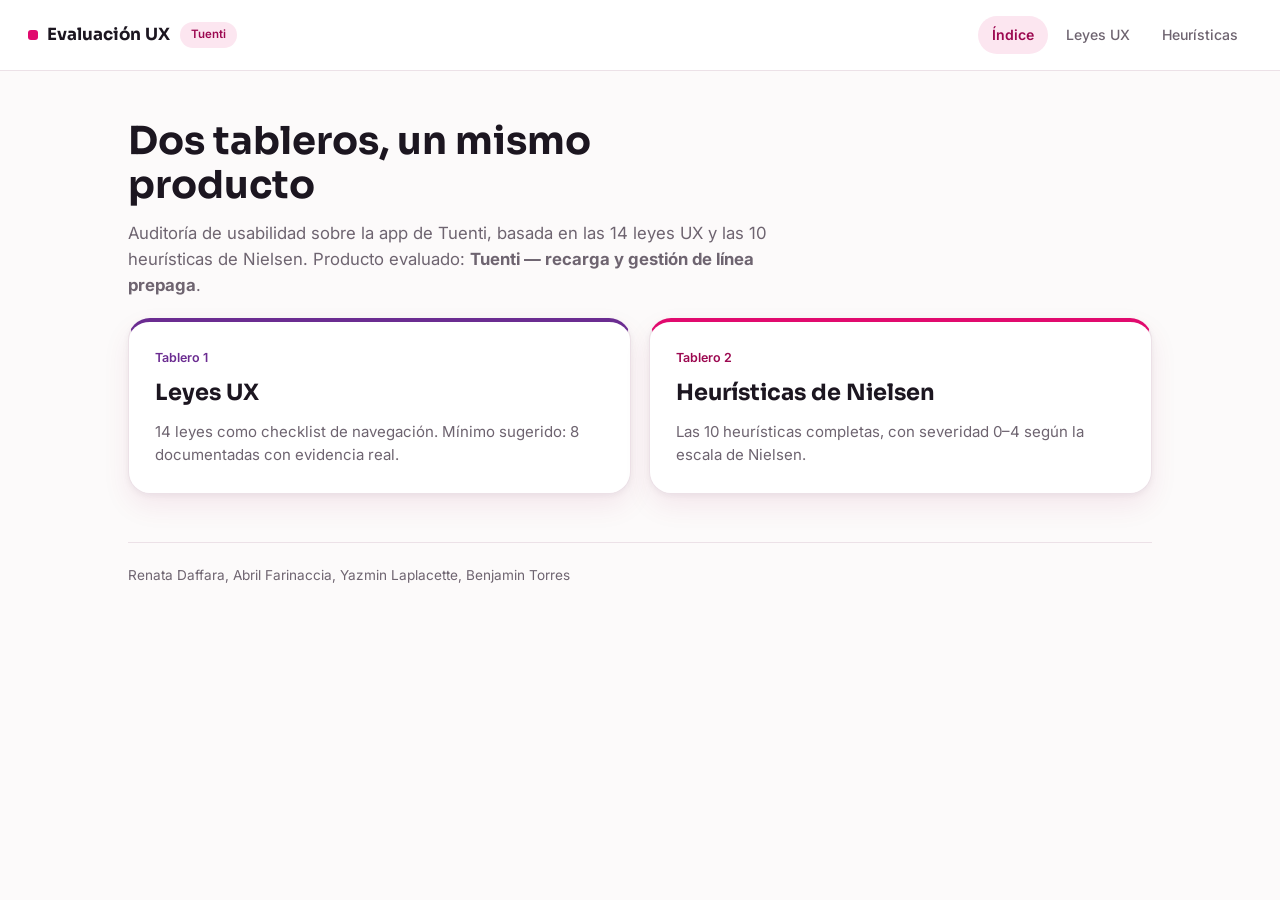
<file: index.html>
<!DOCTYPE html>
<html lang="es">

<head>
    <meta charset="UTF-8">
    <meta name="viewport" content="width=device-width, initial-scale=1.0">
    <title>Evaluación UX — Índice</title>
    <link rel="preconnect" href="https://fonts.googleapis.com">
    <link
        href="https://fonts.googleapis.com/css2?family=Inter:wght@400;500;600;700&family=Sora:wght@600;700;800&display=swap"
        rel="stylesheet">
    <link rel="stylesheet" href="assets/style.css">
</head>

<body>
    <header class="topbar">
        <div class="brand">
            <span class="brand-mark">Evaluación UX</span>
            <span class="brand-tag">Tuenti</span>
        </div>
        <nav>
            <a href="index.html" class="active">Índice</a>
            <a href="leyes-ux.html">Leyes UX</a>
            <a href="heuristica.html">Heurísticas</a>
        </nav>
    </header>

    <main class="wrap">
        <div class="intro">
            <h1>Dos tableros, un mismo producto</h1>
            <p class="lede">Auditoría de usabilidad sobre la app de Tuenti, basada en las 14 leyes UX y las 10
                heurísticas de Nielsen. Producto evaluado: <strong>Tuenti — recarga y gestión de línea prepaga</strong>.
            </p>
        </div>

        <div class="boards-grid">
            <a class="board-link" href="leyes-ux.html">
                <div class="board-card purple">
                    <div class="eyebrow">Tablero 1</div>
                    <h2>Leyes UX</h2>
                    <p>14 leyes como checklist de navegación. Mínimo sugerido: 8 documentadas con evidencia real.</p>
                </div>
            </a>
            <a class="board-link" href="heuristica.html">
                <div class="board-card">
                    <div class="eyebrow">Tablero 2</div>
                    <h2>Heurísticas de Nielsen</h2>
                    <p>Las 10 heurísticas completas, con severidad 0–4 según la escala de Nielsen.</p>
                </div>
            </a>
        </div>

        <footer class="dev-note"> Renata Daffara, Abril Farinaccia, Yazmin Laplacette, Benjamin Torres </footer>
    </main>
</body>

</html>
</file>
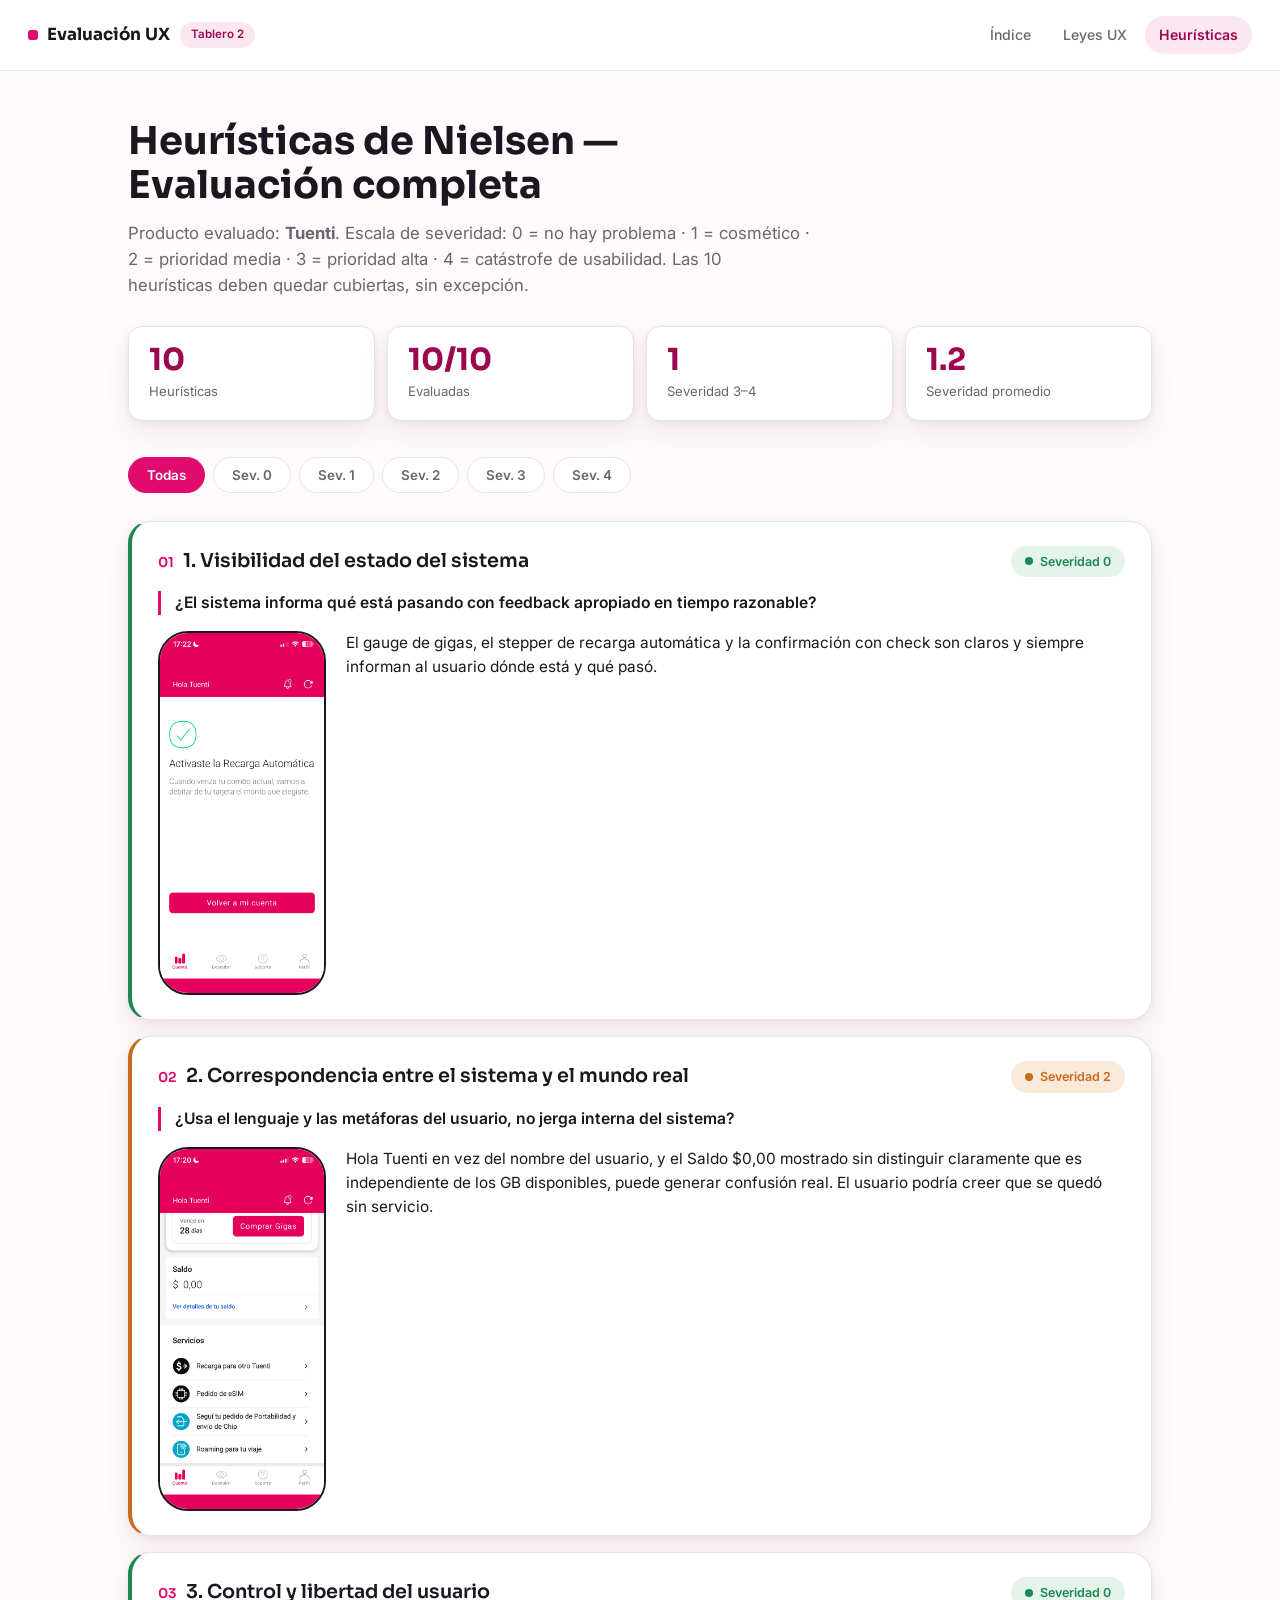
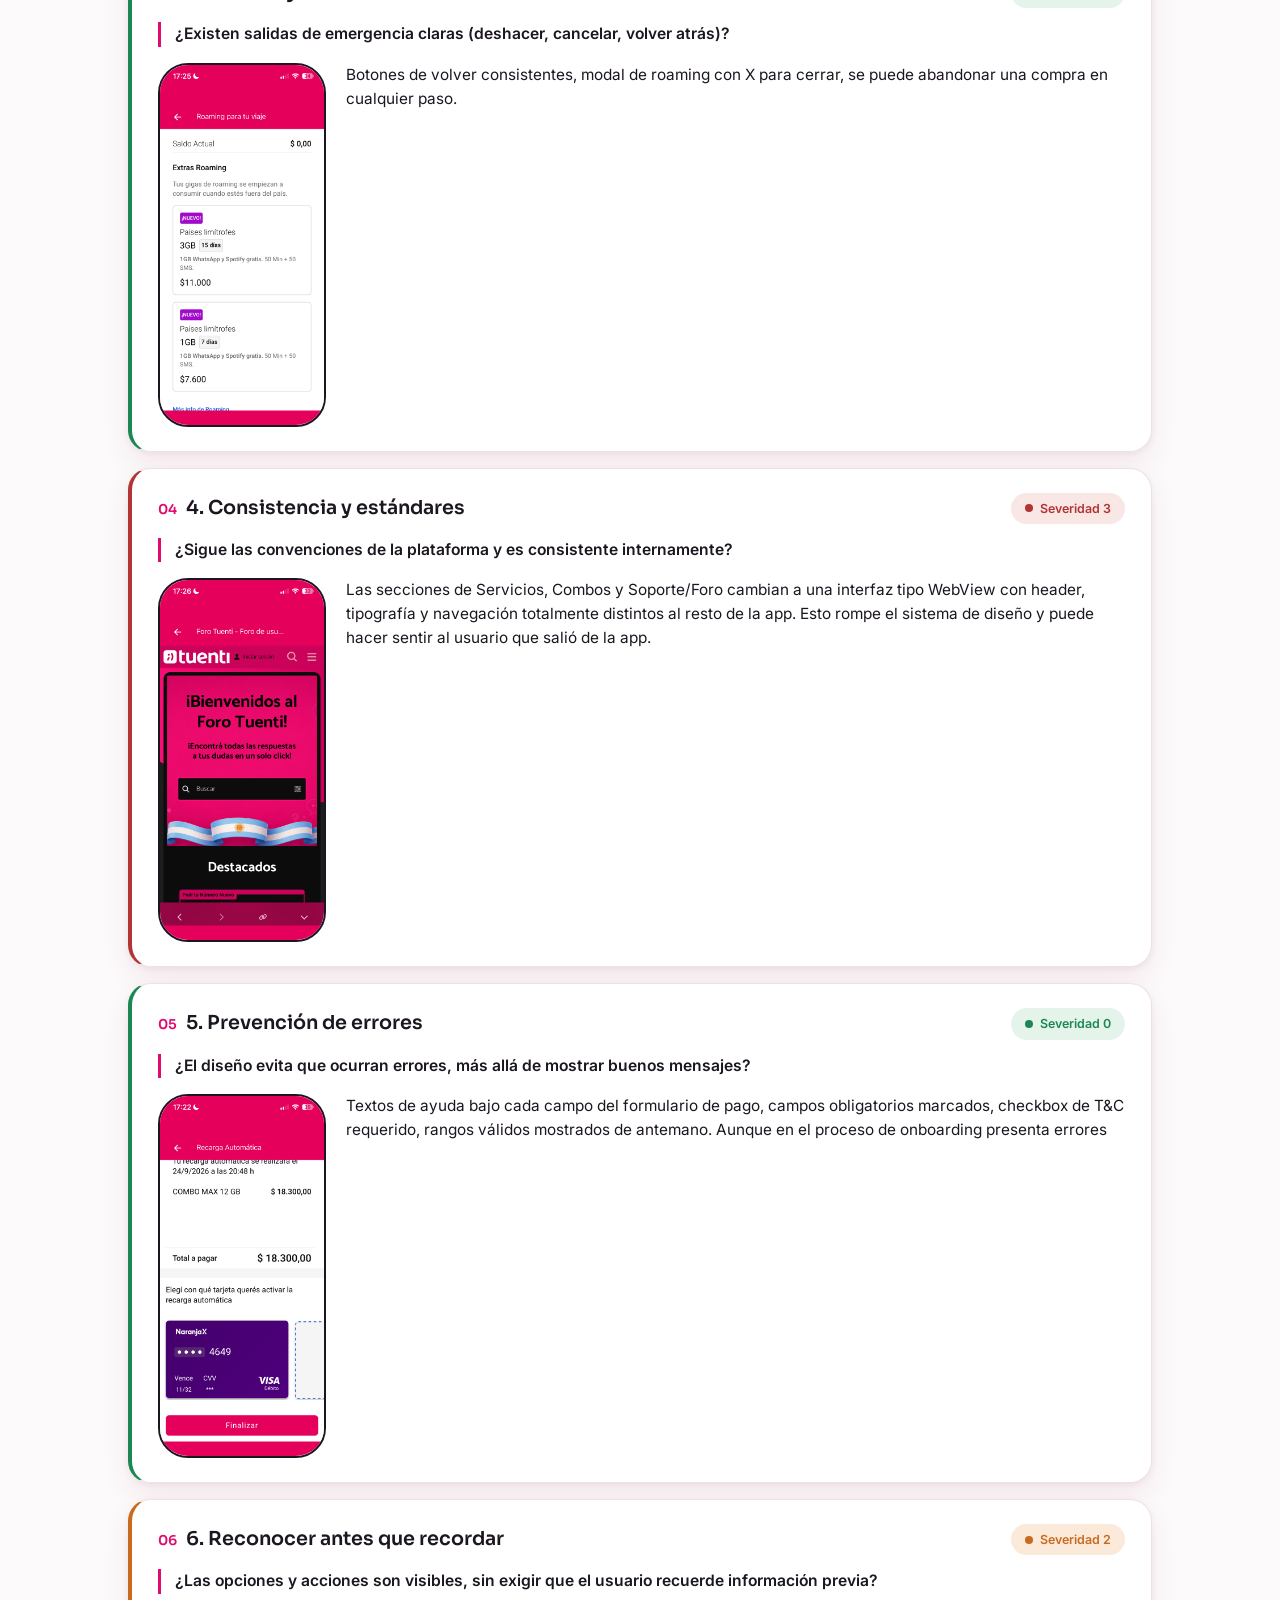
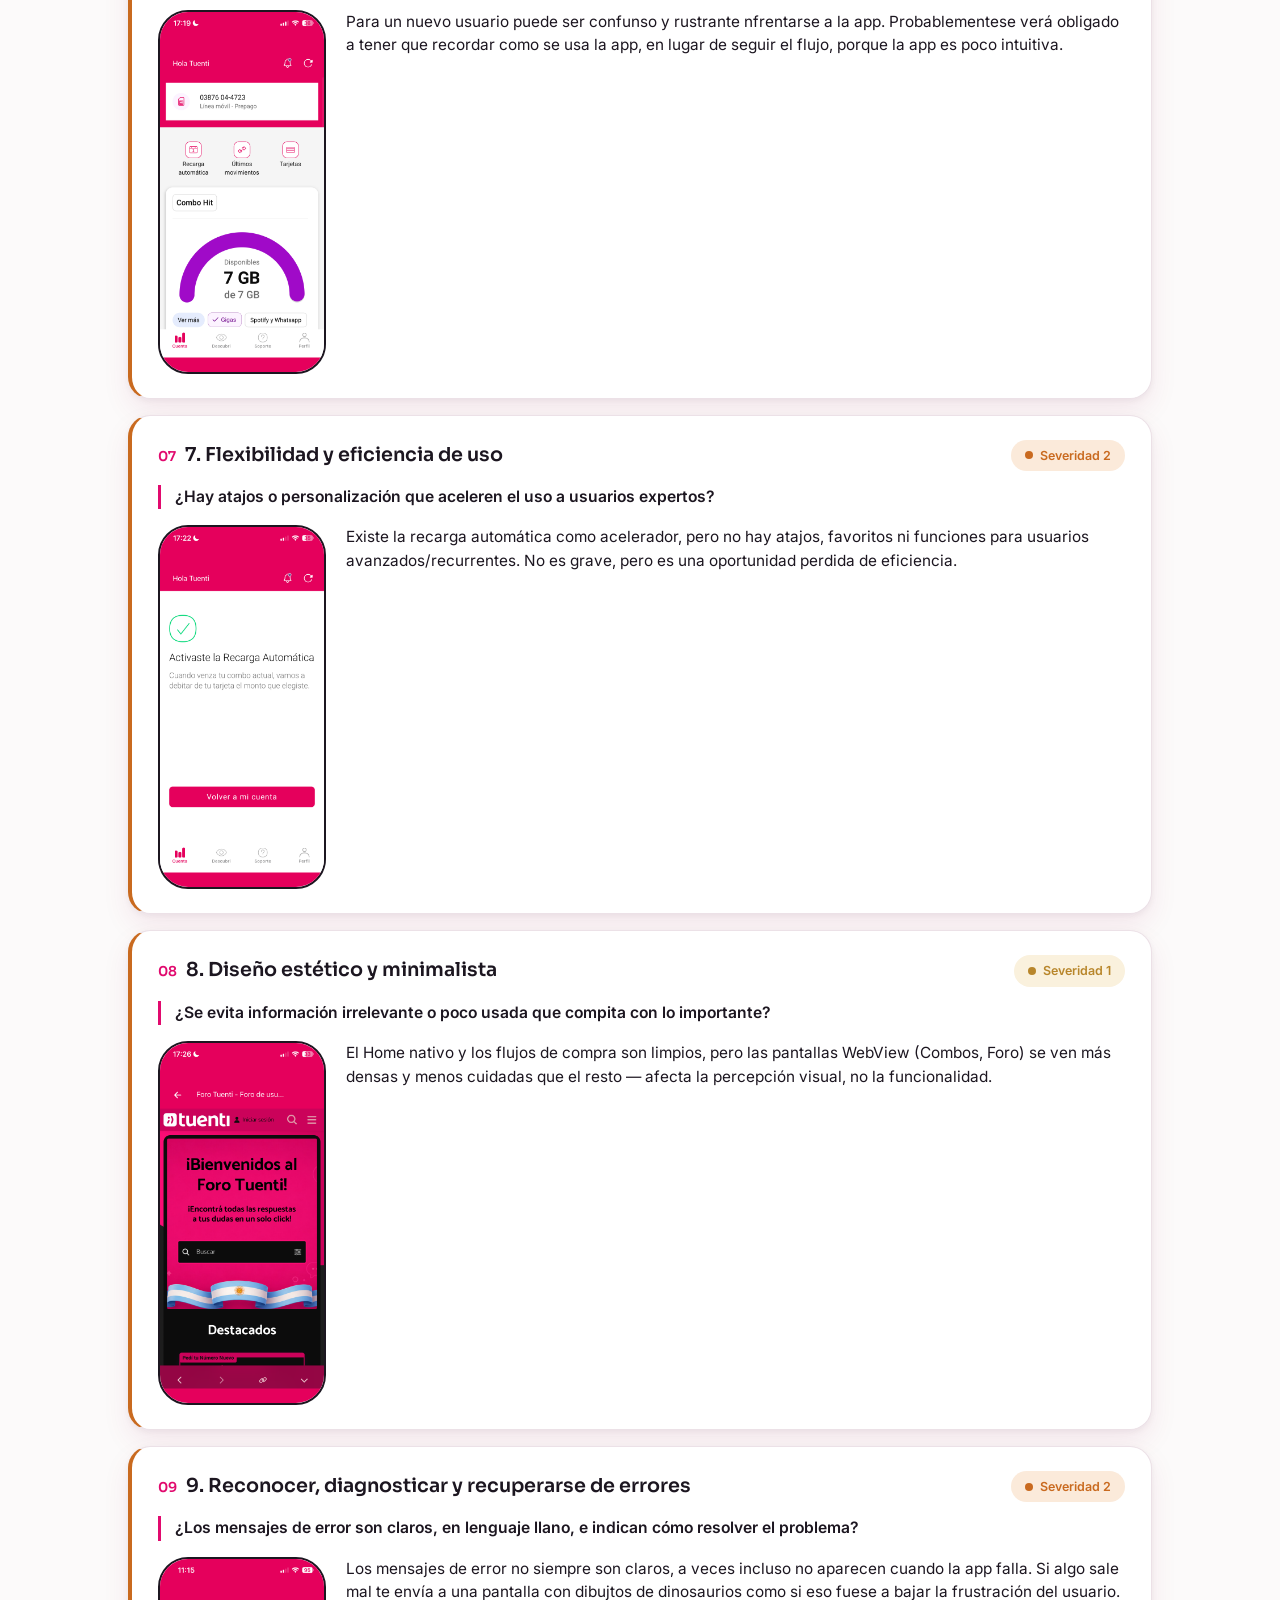
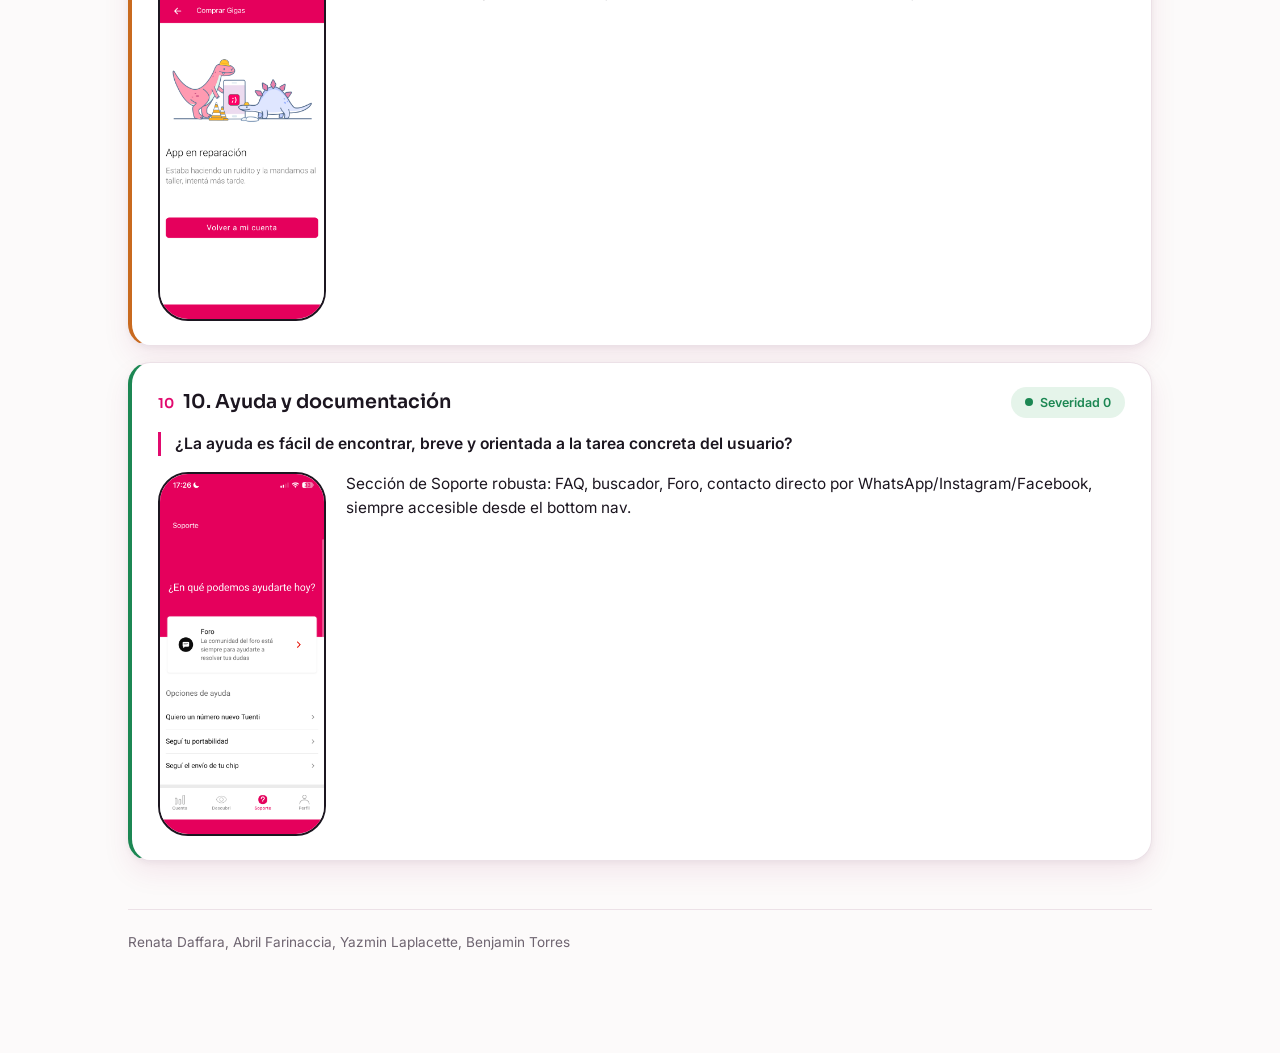
<file: heuristica.html>
<!DOCTYPE html>
<html lang="es">

<head>
    <meta charset="UTF-8">
    <meta name="viewport" content="width=device-width, initial-scale=1.0">
    <title>Evaluación UX — Heurísticas de Nielsen</title>
    <link rel="preconnect" href="https://fonts.googleapis.com">
    <link
        href="https://fonts.googleapis.com/css2?family=Inter:wght@400;500;600;700&family=Sora:wght@600;700;800&display=swap"
        rel="stylesheet">
    <link rel="stylesheet" href="assets/style.css">
</head>

<body>
    <header class="topbar">
        <div class="brand">
            <span class="brand-mark">Evaluación UX</span>
            <span class="brand-tag">Tablero 2</span>
        </div>
        <nav>
            <a href="index.html">Índice</a>
            <a href="leyes-ux.html">Leyes UX</a>
            <a href="heuristica.html" class="active">Heurísticas</a>
        </nav>
    </header>

    <main class="wrap">
        <div class="intro">
            <h1>Heurísticas de Nielsen — Evaluación completa</h1>
            <p class="lede">Producto evaluado: <strong>Tuenti</strong>. Escala de severidad: 0 = no hay problema ·
                1 = cosmético · 2 = prioridad media · 3 = prioridad alta · 4 = catástrofe de usabilidad. Las 10
                heurísticas deben quedar cubiertas, sin excepción.</p>
        </div>

        <div class="stats" id="stats"></div>

        <div class="filters" id="filters">
            <button data-filter="all" class="active">Todas</button>
            <button data-filter="0">Sev. 0</button>
            <button data-filter="1">Sev. 1</button>
            <button data-filter="2">Sev. 2</button>
            <button data-filter="3">Sev. 3</button>
            <button data-filter="4">Sev. 4</button>
        </div>

        <div class="entries" id="entries"></div>

        <footer class="dev-note"> Renata Daffara, Abril Farinaccia, Yazmin Laplacette, Benjamin Torres </footer>
    </main>

    <script>
        // severidad: -1 (pendiente, sin evaluar aún), 0, 1, 2, 3 o 4
        const heuristicas = [
            {
                nombre: "1. Visibilidad del estado del sistema", severidad: 0,
                foco: "¿El sistema informa qué está pasando con feedback apropiado en tiempo razonable?",
                img: "assets/IMG_9328.PNG", analisis: "El gauge de gigas, el stepper de recarga automática y la confirmación con check son claros y siempre informan al usuario dónde está y qué pasó."
            },
            {
                nombre: "2. Correspondencia entre el sistema y el mundo real", severidad: 2,
                foco: "¿Usa el lenguaje y las metáforas del usuario, no jerga interna del sistema?",
                img: "assets/IMG_9325.PNG", analisis: "Hola Tuenti en vez del nombre del usuario, y el Saldo $0,00 mostrado sin distinguir claramente que es independiente de los GB disponibles, puede generar confusión real. El usuario podría creer que se quedó sin servicio."
            },
            {
                nombre: "3. Control y libertad del usuario", severidad: 0,
                foco: "¿Existen salidas de emergencia claras (deshacer, cancelar, volver atrás)?",
                img: "assets/IMG_9341.PNG", analisis: "Botones de volver consistentes, modal de roaming con X para cerrar, se puede abandonar una compra en cualquier paso."
            },
            {
                nombre: "4. Consistencia y estándares", severidad: 3,
                foco: "¿Sigue las convenciones de la plataforma y es consistente internamente?",
                img: "assets/IMG_9350.PNG", analisis: "Las secciones de Servicios, Combos y Soporte/Foro cambian a una interfaz tipo WebView con header, tipografía y navegación totalmente distintos al resto de la app. Esto rompe el sistema de diseño y puede hacer sentir al usuario que salió de la app."
            },
            {
                nombre: "5. Prevención de errores", severidad: 0,
                foco: "¿El diseño evita que ocurran errores, más allá de mostrar buenos mensajes?",
                img: "assets/IMG_9327.PNG", analisis: "Textos de ayuda bajo cada campo del formulario de pago, campos obligatorios marcados, checkbox de T&C requerido, rangos válidos mostrados de antemano. Aunque en el proceso de onboarding presenta errores"
            },
            {
                nombre: "6. Reconocer antes que recordar", severidad: 2,
                foco: "¿Las opciones y acciones son visibles, sin exigir que el usuario recuerde información previa?",
                img: "assets/IMG_9324.PNG", analisis: "Para un nuevo usuario puede ser confunso y rustrante nfrentarse a la app. Probablementese verá obligado a tener que recordar como se usa la app, en lugar de seguir el flujo, porque la app es poco intuitiva."
            },
            {
                nombre: "7. Flexibilidad y eficiencia de uso", severidad: 2,
                foco: "¿Hay atajos o personalización que aceleren el uso a usuarios expertos?",
                img: "assets/IMG_9328.PNG", analisis: "Existe la recarga automática como acelerador, pero no hay atajos, favoritos ni funciones para usuarios avanzados/recurrentes. No es grave, pero es una oportunidad perdida de eficiencia."
            },
            {
                nombre: "8. Diseño estético y minimalista", severidad: 1,
                foco: "¿Se evita información irrelevante o poco usada que compita con lo importante?",
                img: "assets/IMG_9350.PNG", analisis: "El Home nativo y los flujos de compra son limpios, pero las pantallas WebView (Combos, Foro) se ven más densas y menos cuidadas que el resto — afecta la percepción visual, no la funcionalidad."
            },
            {
                nombre: "9. Reconocer, diagnosticar y recuperarse de errores", severidad: 2,
                foco: "¿Los mensajes de error son claros, en lenguaje llano, e indican cómo resolver el problema?",
                img: "assets/IMG_9265.PNG", analisis: "Los mensajes de error no siempre son claros, a veces incluso no aparecen cuando la app falla. Si algo sale mal te envía a una pantalla con dibujtos de dinosaurios como si eso fuese a  bajar la frustración del usuario."
            },
            {
                nombre: "10. Ayuda y documentación", severidad: 0,
                foco: "¿La ayuda es fácil de encontrar, breve y orientada a la tarea concreta del usuario?",
                img: "assets/IMG_9351.PNG", analisis: "Sección de Soporte robusta: FAQ, buscador, Foro, contacto directo por WhatsApp/Instagram/Facebook, siempre accesible desde el bottom nav."
            },
        ];

        const entriesEl = document.getElementById('entries');
        const statsEl = document.getElementById('stats');
        const sevLabel = s => s === -1 ? "Pendiente" : `Severidad ${s}`;
        const entryClass = s => s === -1 ? 'entry-pend' : s === 0 ? 'entry-ok' : s <= 2 ? 'entry-warn' : 'entry-bad';

        function render(filter = 'all') {
            entriesEl.innerHTML = '';
            heuristicas.forEach((h, i) => {
                if (filter !== 'all' && String(h.severidad) !== filter) return;
                const el = document.createElement('div');
                el.className = `entry ${entryClass(h.severidad)}`;
                el.innerHTML = `
      <div class="head">
        <div>
          <span class="num">${String(i + 1).padStart(2, '0')}</span><h2>${h.nombre}</h2>
        </div>
        <span class="sev ${h.severidad === -1 ? 'sev-pend' : 'sev-' + h.severidad}"><span class="dot"></span>${sevLabel(h.severidad)}</span>
      </div>
        <div class="question">${h.foco}</div>
        <div class="evidence">
          <div class="shot ${h.img ? 'has-img' : ''}">${h.img ? `<img src="${h.img}" alt="Captura — ${h.nombre}">` : 'Falta la captura<br>reemplazar en el array `heuristicas`'}</div>
          <div class="analysis">
            <p class="${h.analisis ? '' : 'fill'}">${h.analisis || 'Completar: qué pasa, por qué cumple/rompe la heurística y qué impacto tiene en la persona usuaria.'}</p>
          </div>
        </div>`;
                entriesEl.appendChild(el);
            });
        }

        function renderStats() {
            const total = heuristicas.length;
            const evaluadas = heuristicas.filter(h => h.severidad !== -1).length;
            const criticas = heuristicas.filter(h => h.severidad >= 3).length;
            const promedio = evaluadas ? (heuristicas.filter(h => h.severidad !== -1).reduce((a, h) => a + h.severidad, 0) / evaluadas).toFixed(1) : "—";
            statsEl.innerHTML = `
    <div class="stat"><div class="num">${total}</div><div class="label">Heurísticas</div></div>
    <div class="stat"><div class="num">${evaluadas}/${total}</div><div class="label">Evaluadas</div></div>
    <div class="stat"><div class="num">${criticas}</div><div class="label">Severidad 3–4</div></div>
    <div class="stat"><div class="num">${promedio}</div><div class="label">Severidad promedio</div></div>`;
        }

        document.getElementById('filters').addEventListener('click', (e) => {
            if (e.target.tagName !== 'BUTTON') return;
            document.querySelectorAll('#filters button').forEach(b => b.classList.remove('active'));
            e.target.classList.add('active');
            render(e.target.dataset.filter);
        });

        render();
        renderStats();
    </script>
</body>

</html>
</file>
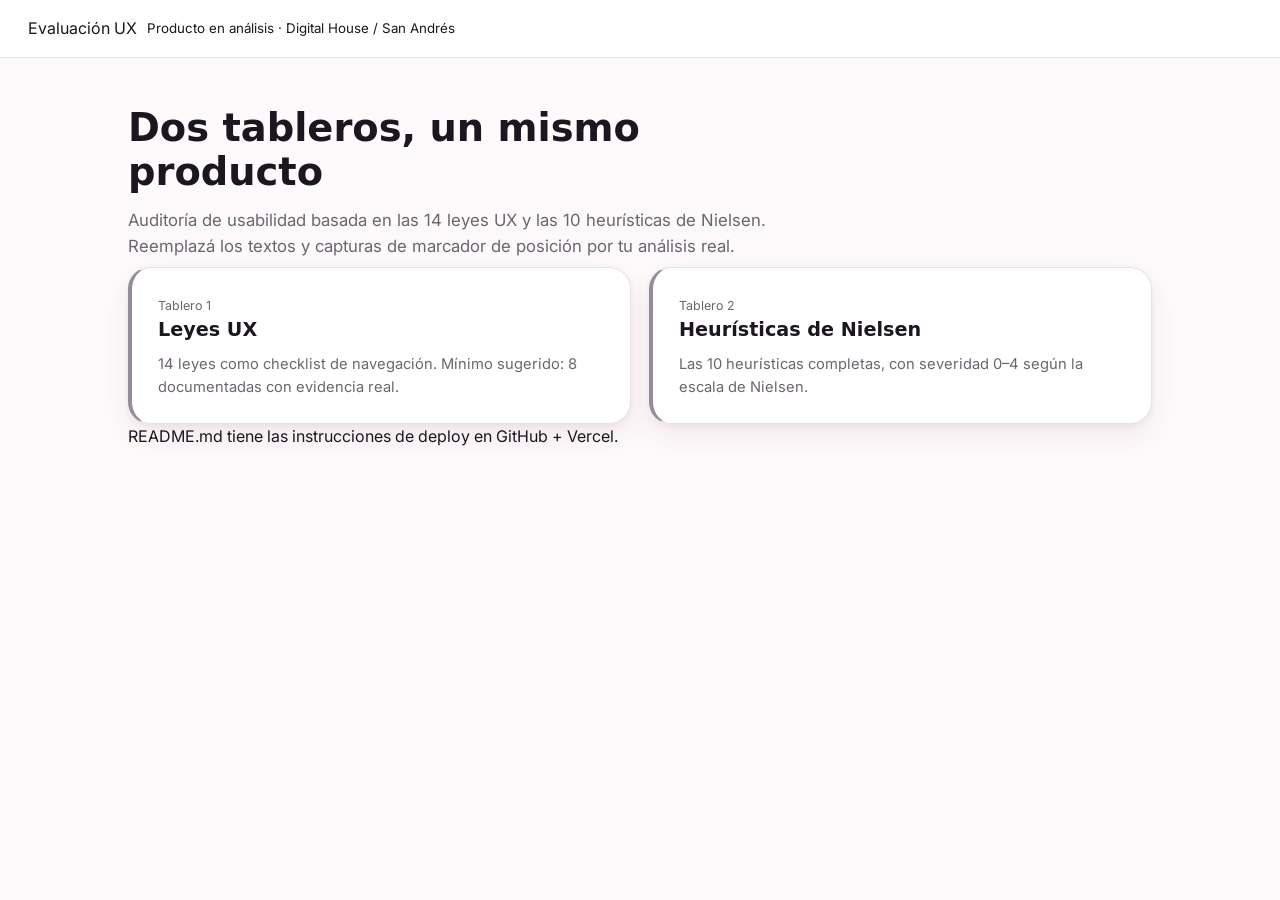
<file: hola.html>
<!DOCTYPE html>
<html lang="es">

<head>
    <meta charset="UTF-8">
    <meta name="viewport" content="width=device-width, initial-scale=1.0">
    <title>Evaluación UX — Índice</title>
    <link rel="preconnect" href="https://fonts.googleapis.com">
    <link
        href="https://fonts.googleapis.com/css2?family=Source+Serif+4:ital,wght@0,400;0,600;1,400&family=Inter:wght@400;500;600&family=IBM+Plex+Mono:wght@400;500&display=swap"
        rel="stylesheet">
    <link rel="stylesheet" href="assets/style.css">
</head>

<body>
    <header class="topbar">
        <div class="brand">Evaluación UX<small>Producto en análisis · Digital House / San Andrés</small></div>
    </header>

    <main class="wrap">
        <div class="intro">
            <h1>Dos tableros, un mismo producto</h1>
            <p class="lede">Auditoría de usabilidad basada en las 14 leyes UX y las 10 heurísticas de Nielsen. Reemplazá
                los textos y capturas de marcador de posición por tu análisis real.</p>
        </div>

        <div class="entries" style="grid-template-columns:1fr 1fr; display:grid; gap:18px;">
            <a href="leyes-ux.html" style="text-decoration:none; color:inherit;">
                <div class="entry" style="grid-template-columns:1fr;">
                    <div class="body">
                        <div class="sub">Tablero 1</div>
                        <h2>Leyes UX</h2>
                        <p style="color:var(--ink-soft); font-size:.92rem; margin:8px 0 0;">14 leyes como checklist de
                            navegación. Mínimo sugerido: 8 documentadas con evidencia real.</p>
                    </div>
                </div>
            </a>
            <a href="heuristicas-nielsen.html" style="text-decoration:none; color:inherit;">
                <div class="entry" style="grid-template-columns:1fr;">
                    <div class="body">
                        <div class="sub">Tablero 2</div>
                        <h2>Heurísticas de Nielsen</h2>
                        <p style="color:var(--ink-soft); font-size:.92rem; margin:8px 0 0;">Las 10 heurísticas
                            completas, con severidad 0–4 según la escala de Nielsen.</p>
                    </div>
                </div>
            </a>
        </div>

        <footer>
            README.md tiene las instrucciones de deploy en GitHub + Vercel.
        </footer>
    </main>
</body>

</html>
</file>
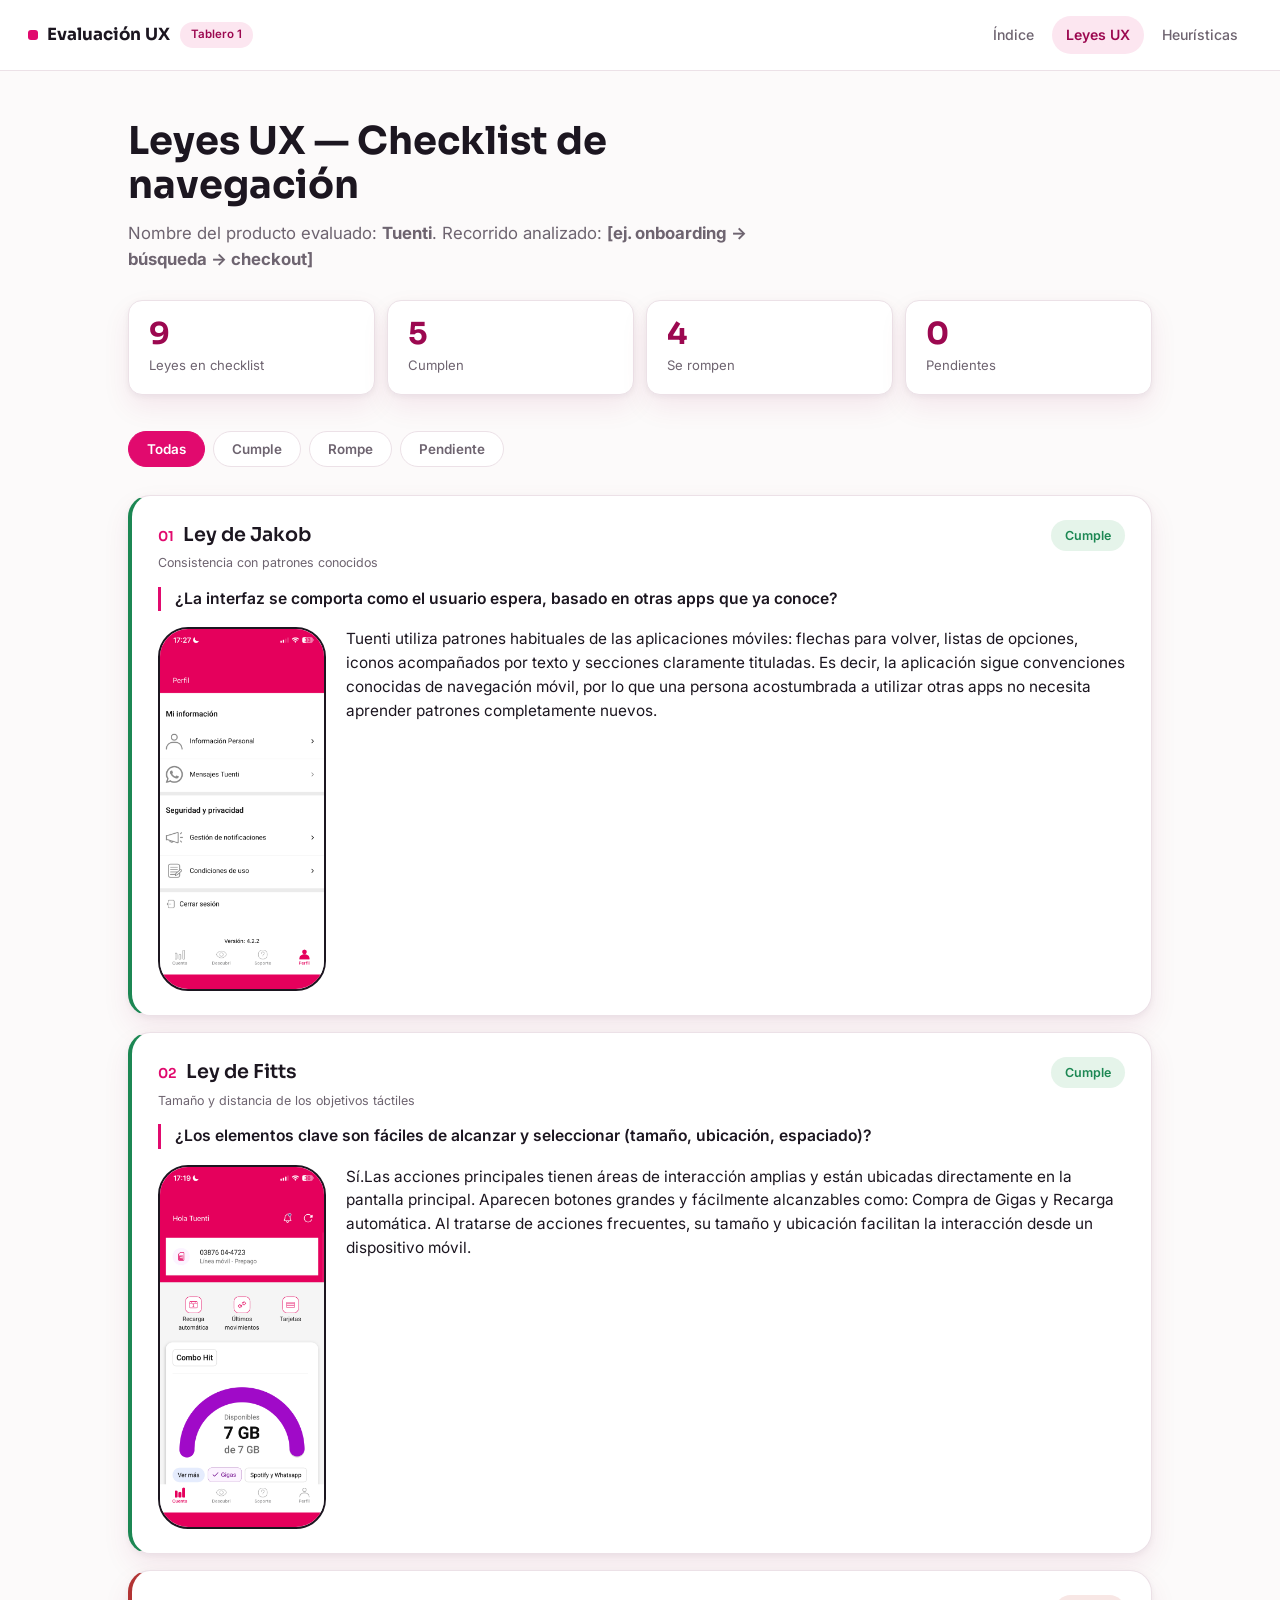
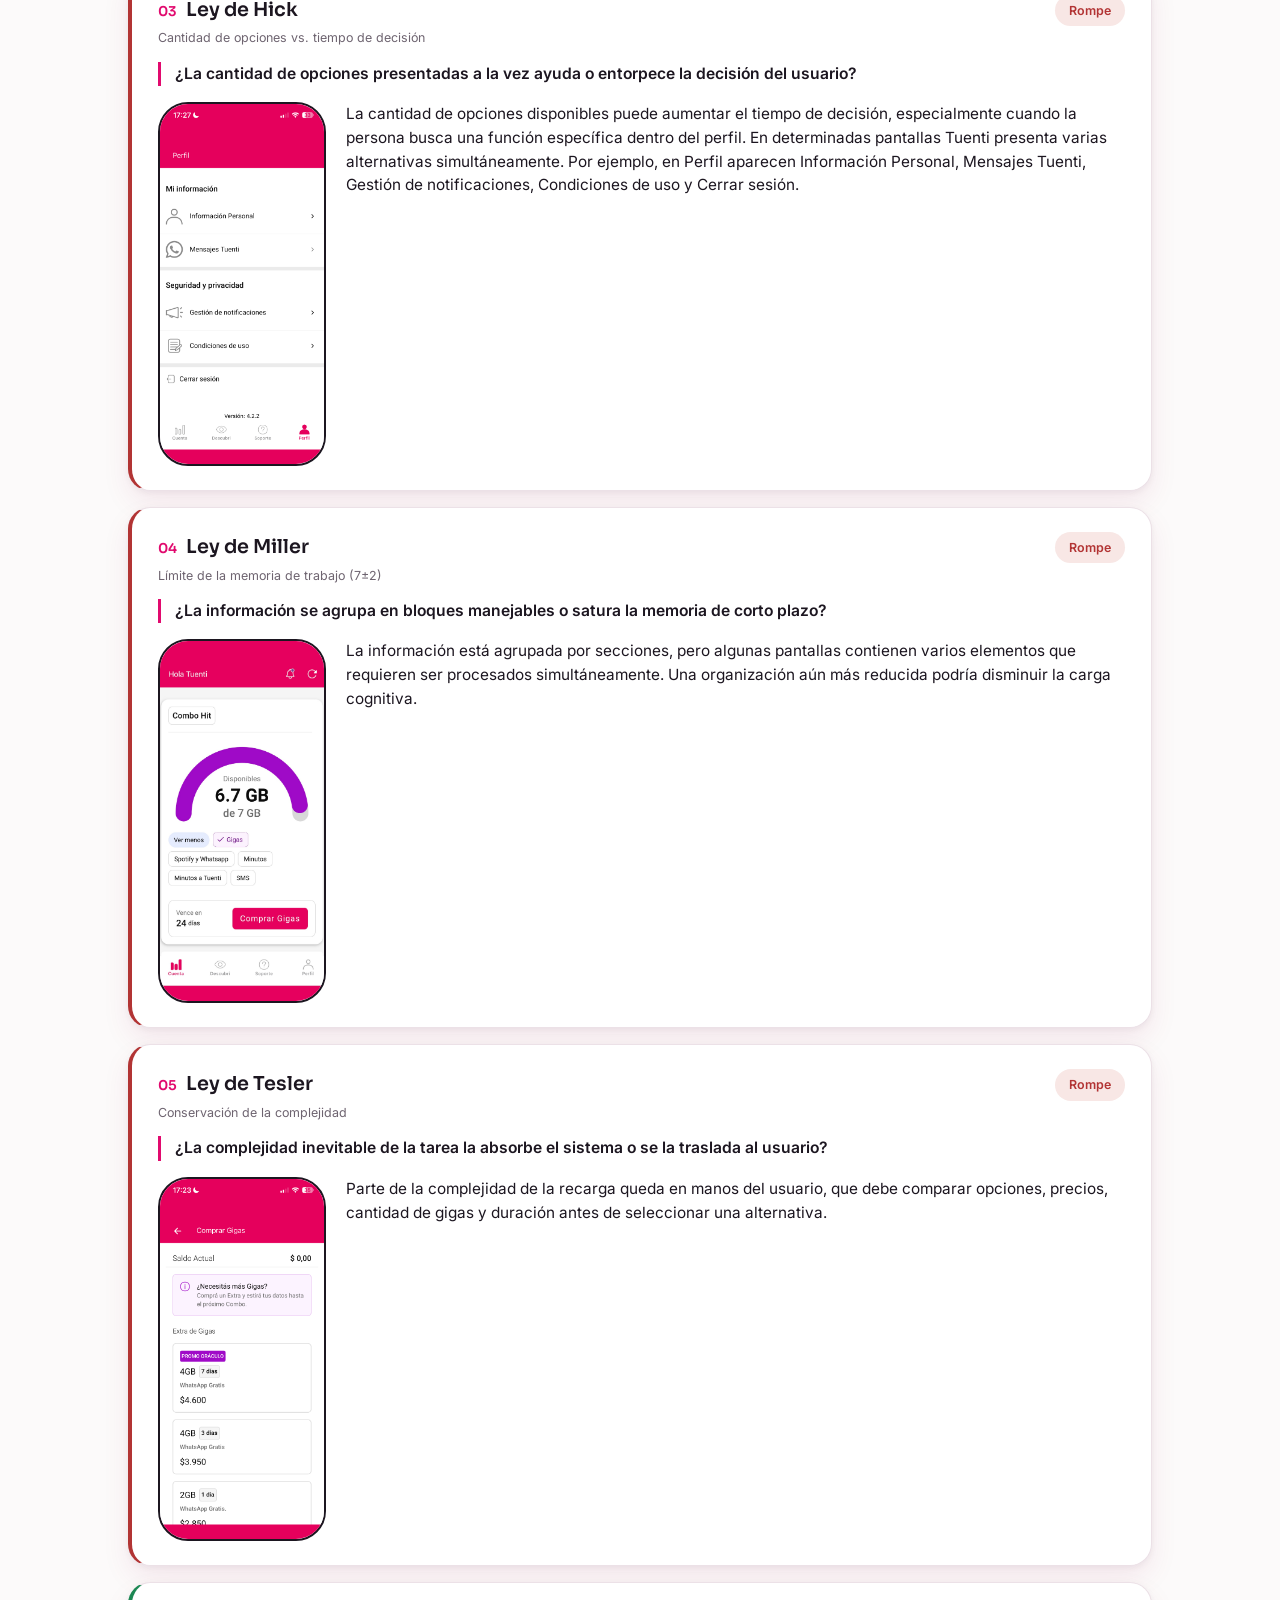
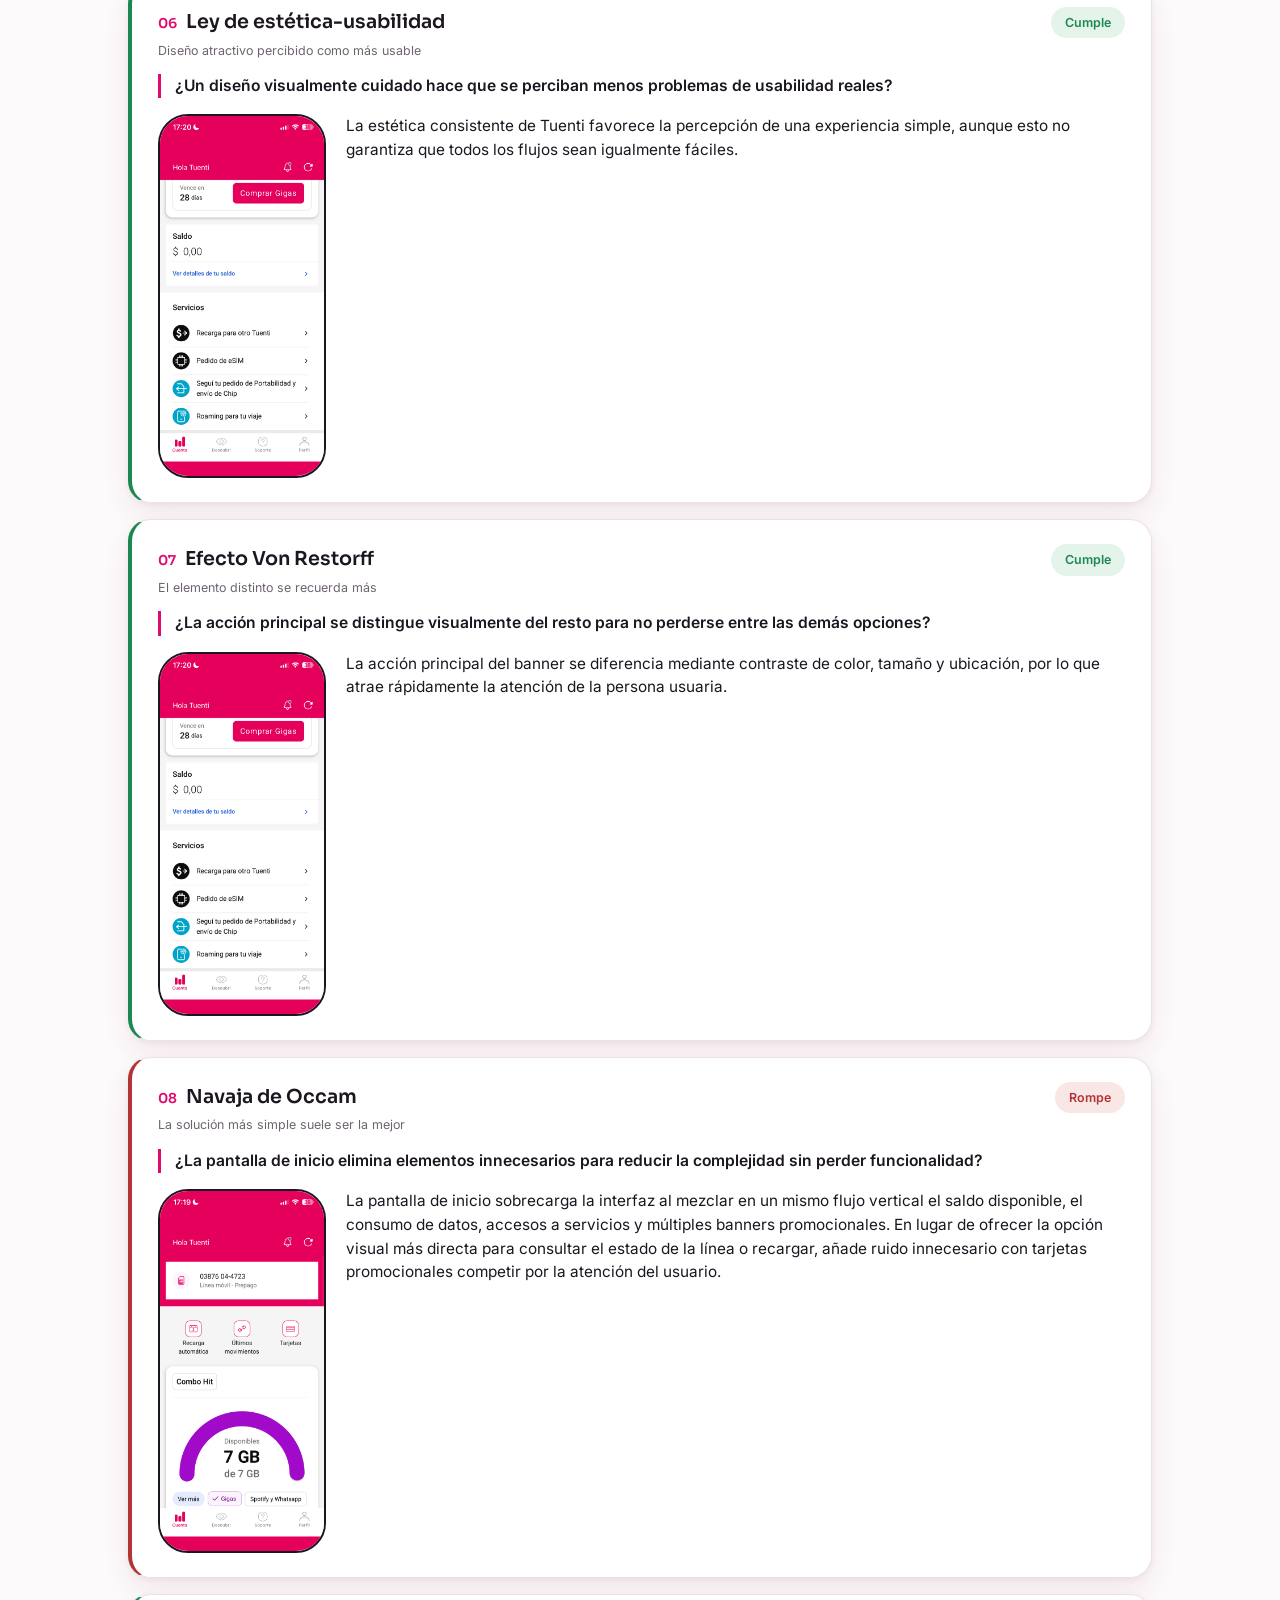
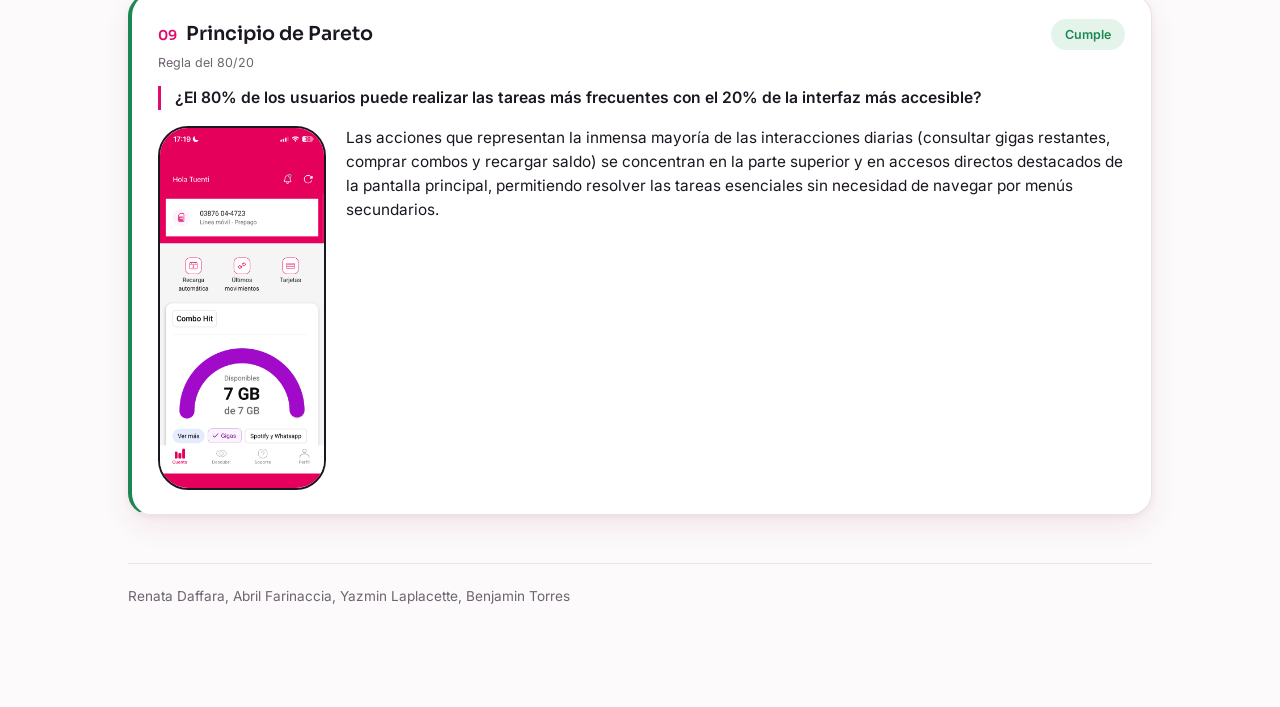
<file: leyes-ux.html>
<!DOCTYPE html>
<html lang="es">
<head>
<meta charset="UTF-8">
<meta name="viewport" content="width=device-width, initial-scale=1.0">
<title>Evaluación UX — Leyes UX</title>
<link rel="preconnect" href="https://fonts.googleapis.com">
<link href="https://fonts.googleapis.com/css2?family=Inter:wght@400;500;600;700&family=Sora:wght@600;700;800&display=swap" rel="stylesheet">
<link rel="stylesheet" href="assets/style.css">
</head>
<body>
<header class="topbar">
  <div class="brand">
    <span class="brand-mark">Evaluación UX</span>
    <span class="brand-tag">Tablero 1</span>
  </div>
  <nav>
    <a href="index.html">Índice</a>
    <a href="leyes-ux.html" class="active">Leyes UX</a>
    <a href="heuristica.html">Heurísticas</a>
  </nav>
</header>

<main class="wrap">
  <div class="intro">
    <h1>Leyes UX — Checklist de navegación</h1>
    <p class="lede">Nombre del producto evaluado: <strong>Tuenti</strong>. Recorrido analizado: <strong>[ej. onboarding → búsqueda → checkout]</strong></p>
  </div>

  <div class="stats" id="stats"></div>

  <div class="filters" id="filters">
    <button data-filter="all" class="active">Todas</button>
    <button data-filter="cumple">Cumple</button>
    <button data-filter="rompe">Rompe</button>
    <button data-filter="pendiente">Pendiente</button>
  </div>

  <div class="entries" id="entries"></div>
        <footer class="dev-note"> Renata Daffara, Abril Farinaccia, Yazmin Laplacette, Benjamin Torres </footer>
</main>

<script>
// Cada objeto = una ley. status: "cumple" | "rompe" | "pendiente"
// img: ruta a la captura (ej. "assets/screenshots-leyes/01-jakob.png") o null para dejar el placeholder.
const leyes = [
  { nombre:"Ley de Jakob", sub:"Consistencia con patrones conocidos", status:"cumple",
    pregunta:"¿La interfaz se comporta como el usuario espera, basado en otras apps que ya conoce?",
    img:"assets/IMG_9354.PNG", analisis:"Tuenti utiliza patrones habituales de las aplicaciones móviles: flechas para volver, listas de opciones, iconos acompañados por texto y secciones claramente tituladas. Es decir, la aplicación sigue convenciones conocidas de navegación móvil, por lo que una persona acostumbrada a utilizar otras apps no necesita aprender patrones completamente nuevos." },

  { nombre:"Ley de Fitts", sub:"Tamaño y distancia de los objetivos táctiles", status:"cumple",
    pregunta:"¿Los elementos clave son fáciles de alcanzar y seleccionar (tamaño, ubicación, espaciado)?",
    img:"assets/IMG_9324.PNG", analisis:"Sí.Las acciones principales tienen áreas de interacción amplias y están ubicadas directamente en la pantalla principal. Aparecen botones grandes y fácilmente alcanzables como: Compra de Gigas y Recarga automática. Al tratarse de acciones frecuentes, su tamaño y ubicación facilitan la interacción desde un dispositivo móvil." },

  { nombre:"Ley de Hick", sub:"Cantidad de opciones vs. tiempo de decisión", status:"rompe",
    pregunta:"¿La cantidad de opciones presentadas a la vez ayuda o entorpece la decisión del usuario?",
    img:"assets/IMG_9354.PNG", analisis:" La cantidad de opciones disponibles puede aumentar el tiempo de decisión, especialmente cuando la persona busca una función específica dentro del perfil. En determinadas pantallas Tuenti presenta varias alternativas simultáneamente. Por ejemplo, en Perfil aparecen Información Personal, Mensajes Tuenti, Gestión de notificaciones, Condiciones de uso y Cerrar sesión." },

  { nombre:"Ley de Miller", sub:"Límite de la memoria de trabajo (7±2)", status:"rompe",
    pregunta:"¿La información se agrupa en bloques manejables o satura la memoria de corto plazo?",
    img:"assets/IMG_9362.JPEG", analisis:" La información está agrupada por secciones, pero algunas pantallas contienen varios elementos que requieren ser procesados simultáneamente. Una organización aún más reducida podría disminuir la carga cognitiva." },

  { nombre:"Ley de Tesler", sub:"Conservación de la complejidad", status:"rompe",
    pregunta:"¿La complejidad inevitable de la tarea la absorbe el sistema o se la traslada al usuario?",
    img:"assets/IMG_9332.PNG", analisis:" Parte de la complejidad de la recarga queda en manos del usuario, que debe comparar opciones, precios, cantidad de gigas y duración antes de seleccionar una alternativa." },

  { nombre:"Ley de estética-usabilidad", sub:"Diseño atractivo percibido como más usable", status:"cumple",
    pregunta:"¿Un diseño visualmente cuidado hace que se perciban menos problemas de usabilidad reales?",
    img:"assets/IMG_9325.PNG", analisis:" La estética consistente de Tuenti favorece la percepción de una experiencia simple, aunque esto no garantiza que todos los flujos sean igualmente fáciles." }, 

  { nombre:"Efecto Von Restorff", sub:"El elemento distinto se recuerda más", status:"cumple",
    pregunta:"¿La acción principal se distingue visualmente del resto para no perderse entre las demás opciones?",
    img:"assets/IMG_9325.PNG", analisis:" La acción principal del banner se diferencia mediante contraste de color, tamaño y ubicación, por lo que atrae rápidamente la atención de la persona usuaria." },
    
    { nombre:"Navaja de Occam", sub:"La solución más simple suele ser la mejor", status:"rompe", pregunta:"¿La pantalla de inicio elimina elementos innecesarios para reducir la complejidad sin perder funcionalidad?", img:"assets/IMG_9324.PNG", analisis:"La pantalla de inicio sobrecarga la interfaz al mezclar en un mismo flujo vertical el saldo disponible, el consumo de datos, accesos a servicios y múltiples banners promocionales. En lugar de ofrecer la opción visual más directa para consultar el estado de la línea o recargar, añade ruido innecesario con tarjetas promocionales competir por la atención del usuario." }, 
    
    { nombre:"Principio de Pareto", sub:"Regla del 80/20", status:"cumple", pregunta:"¿El 80% de los usuarios puede realizar las tareas más frecuentes con el 20% de la interfaz más accesible?", img:"assets/IMG_9324.PNG", analisis:"Las acciones que representan la inmensa mayoría de las interacciones diarias (consultar gigas restantes, comprar combos y recargar saldo) se concentran en la parte superior y en accesos directos destacados de la pantalla principal, permitiendo resolver las tareas esenciales sin necesidad de navegar por menús secundarios." },
];

const entriesEl = document.getElementById('entries');
const statsEl = document.getElementById('stats');

function render(filter='all'){
  entriesEl.innerHTML = '';
  leyes.forEach((l, i) => {
    if(filter !== 'all' && l.status !== filter) return;
    const el = document.createElement('div');
    el.className = `entry ${l.status}`;
    el.innerHTML = `
      <div class="head">
        <div>
          <span class="num">${String(i+1).padStart(2,'0')}</span><h2>${l.nombre}</h2>
          <div class="sub">${l.sub}</div>
        </div>
        <span class="tag ${l.status}">${l.status === 'pendiente' ? 'Pendiente' : (l.status === 'cumple' ? 'Cumple' : 'Rompe')}</span>
      </div>
      <div class="question">${l.pregunta}</div>
      <div class="evidence">
        <div class="shot ${l.img ? 'has-img' : ''}">${l.img ? `<img src="${l.img}" alt="Captura — ${l.nombre}">` : 'Falta la captura<br>reemplazar en el array `leyes`'}</div>
        <div class="analysis">
          <p class="${l.analisis ? '' : 'fill'}">${l.analisis || 'Completar: qué se observa y por qué cumple o rompe la ley (1–2 frases).'}</p>
        </div>
      </div>`;
    entriesEl.appendChild(el);
  });
}

function renderStats(){
  const total = leyes.length;
  const cumple = leyes.filter(l=>l.status==='cumple').length;
  const rompe = leyes.filter(l=>l.status==='rompe').length;
  const pendiente = leyes.filter(l=>l.status==='pendiente').length;
  statsEl.innerHTML = `
    <div class="stat"><div class="num">${total}</div><div class="label">Leyes en checklist</div></div>
    <div class="stat"><div class="num">${cumple}</div><div class="label">Cumplen</div></div>
    <div class="stat"><div class="num">${rompe}</div><div class="label">Se rompen</div></div>
    <div class="stat"><div class="num">${pendiente}</div><div class="label">Pendientes</div></div>`;
}

document.getElementById('filters').addEventListener('click', (e)=>{
  if(e.target.tagName !== 'BUTTON') return;
  document.querySelectorAll('#filters button').forEach(b=>b.classList.remove('active'));
  e.target.classList.add('active');
  render(e.target.dataset.filter);
});

render();
renderStats();
</script>
</body>
</html>
</file>
<file: assets/style.css>
:root{
  --pink:#E10A6E;
  --pink-deep:#9C0850;
  --pink-tint:#FCE6F0;
  --pink-tint-strong:#F8D2E6;
  --purple:#6B2C91;
  --purple-tint:#F1E8F8;

  --paper:#FCFAFA;
  --surface:#FFFFFF;
  --ink:#1C1620;
  --ink-soft:#6E6470;
  --line:#ECE1E7;

  --ok:#1C8753;
  --ok-tint:#E5F4EA;
  --warn1:#B8862B;
  --warn1-tint:#FAF1DD;
  --warn2:#C96A1F;
  --warn2-tint:#FBEADA;
  --bad:#B23434;
  --bad-tint:#F8E7E5;
  --pend:#948B9B;
  --pend-tint:#F1EDF3;

  --display:'Sora', system-ui, sans-serif;
  --body:'Inter', system-ui, sans-serif;

  --radius-lg:22px;
  --radius-md:14px;
  --radius-full:999px;
  --shadow:0 12px 28px rgba(156,8,80,.08), 0 2px 6px rgba(28,22,32,.05);
}

*{box-sizing:border-box;}
html{scroll-behavior:smooth;}
body{
  margin:0;
  background:var(--paper);
  color:var(--ink);
  font-family:var(--body);
  line-height:1.55;
  -webkit-font-smoothing:antialiased;
}
:focus-visible{outline:2px solid var(--pink); outline-offset:2px;}
@media (prefers-reduced-motion: reduce){
  *{transition:none !important; animation:none !important;}
}

/* ---------- Topbar ---------- */
.topbar{
  position:sticky; top:0; z-index:10;
  background:var(--surface);
  padding:16px 28px;
  display:flex; align-items:center; justify-content:space-between;
  flex-wrap:wrap; gap:12px;
  border-bottom:1px solid var(--line);
}
.brand{display:flex; align-items:center; gap:10px; flex-wrap:wrap;}
.brand-mark{
  font-family:var(--display); font-weight:700; font-size:1.05rem; color:var(--ink);
  display:flex; align-items:center;
}
.brand-mark::before{
  content:""; display:inline-block; width:10px; height:10px; border-radius:3px;
  background:var(--pink); margin-right:9px;
}
.brand-tag{
  font-family:var(--body); font-weight:600; font-size:.72rem;
  color:var(--pink-deep); background:var(--pink-tint);
  padding:4px 11px; border-radius:var(--radius-full);
}
.topbar nav{display:flex; gap:4px;}
.topbar nav a{
  color:var(--ink-soft); text-decoration:none; font-family:var(--body);
  font-weight:500; font-size:.88rem; padding:8px 14px; border-radius:var(--radius-full);
}
.topbar nav a:hover{color:var(--ink); background:var(--pend-tint);}
.topbar nav a.active{color:var(--pink-deep); background:var(--pink-tint); font-weight:600;}

.wrap{max-width:1080px; margin:0 auto; padding:48px 28px 100px;}

/* ---------- Intro ---------- */
.intro h1{font-family:var(--display); font-weight:700; font-size:2.4rem; line-height:1.16; margin:0 0 12px; max-width:22ch;}
.intro p.lede{color:var(--ink-soft); max-width:62ch; margin:0 0 8px; font-size:1.05rem;}

/* ---------- Stats ---------- */
.stats{display:grid; grid-template-columns:repeat(4,1fr); gap:12px; margin:28px 0 36px;}
.stat{background:var(--surface); border:1px solid var(--line); border-radius:var(--radius-md); padding:18px 20px; box-shadow:var(--shadow);}
.stat .num{font-family:var(--display); font-weight:700; font-size:1.9rem; line-height:1; color:var(--pink-deep);}
.stat .label{font-family:var(--body); font-size:.82rem; color:var(--ink-soft); margin-top:6px;}

/* ---------- Filters ---------- */
.filters{display:flex; flex-wrap:wrap; gap:8px; margin-bottom:28px;}
.filters button{
  font-family:var(--body); font-weight:600; font-size:.84rem;
  border:1px solid var(--line); background:var(--surface); color:var(--ink-soft);
  padding:9px 18px; border-radius:var(--radius-full); cursor:pointer;
  transition:background .15s ease, color .15s ease, border-color .15s ease;
}
.filters button:hover{border-color:var(--pink); color:var(--pink-deep);}
.filters button.active{background:var(--pink); color:#fff; border-color:var(--pink);}

/* ---------- Entries ---------- */
.entries{display:flex; flex-direction:column; gap:16px;}

.entry{
  background:var(--surface);
  border:1px solid var(--line);
  border-left:4px solid var(--pend);
  border-radius:var(--radius-lg);
  padding:24px 26px;
  box-shadow:var(--shadow);
}
.entry.entry-ok, .entry.cumple{border-left-color:var(--ok);}
.entry.entry-bad, .entry.rompe{border-left-color:var(--bad);}
.entry.entry-warn{border-left-color:var(--warn2);}
.entry.entry-pend, .entry.pendiente{border-left-color:var(--pend);}

.entry .head{display:flex; align-items:flex-start; justify-content:space-between; gap:14px; flex-wrap:wrap; margin-bottom:6px;}
.entry .num{font-family:var(--display); font-weight:600; font-size:.85rem; color:var(--pink); margin-right:9px;}
.entry h2{font-family:var(--display); font-weight:600; font-size:1.2rem; margin:0; display:inline;}
.entry .sub{font-family:var(--body); font-size:.78rem; color:var(--ink-soft); margin-top:4px;}

.tag, .sev{
  font-family:var(--body); font-weight:600; font-size:.78rem;
  padding:6px 14px; border-radius:var(--radius-full); white-space:nowrap;
  display:inline-flex; align-items:center; gap:7px;
}
.tag.cumple{background:var(--ok-tint); color:var(--ok);}
.tag.rompe{background:var(--bad-tint); color:var(--bad);}
.tag.pendiente{background:var(--pend-tint); color:var(--pend);}

.sev .dot{width:8px; height:8px; border-radius:50%;}
.sev-0{background:var(--ok-tint); color:var(--ok);}
.sev-0 .dot{background:var(--ok);}
.sev-1{background:var(--warn1-tint); color:var(--warn1);}
.sev-1 .dot{background:var(--warn1);}
.sev-2{background:var(--warn2-tint); color:var(--warn2);}
.sev-2 .dot{background:var(--warn2);}
.sev-3{background:var(--bad-tint); color:var(--bad);}
.sev-3 .dot{background:var(--bad);}
.sev-4{background:var(--bad-tint); color:var(--pink-deep);}
.sev-4 .dot{background:var(--pink-deep);}
.sev-pend{background:var(--pend-tint); color:var(--pend);}
.sev-pend .dot{background:var(--pend);}

.question{
  font-family:var(--body); font-weight:600; color:var(--ink);
  border-left:3px solid var(--pink); padding-left:14px; margin:14px 0 16px; font-size:.98rem;
}

.evidence{display:flex; gap:20px; align-items:flex-start; flex-wrap:wrap;}
.shot{
  width:168px; aspect-ratio:9/19.5;
  background:var(--pend-tint);
  border:2px dashed var(--line);
  border-radius:30px;
  display:flex; align-items:center; justify-content:center;
  color:var(--ink-soft); font-family:var(--body); font-size:.72rem; text-align:center; line-height:1.4;
  padding:16px; flex-shrink:0; overflow:hidden;
}
.shot.has-img{border-style:solid; border-color:var(--ink); background:none; padding:0;}
.shot img{width:100%; height:100%; object-fit:cover; display:block;}

.analysis{flex:1; min-width:220px;}
.analysis p{margin:0; font-size:.96rem; color:var(--ink);}
.analysis .fill{color:var(--pend);}

/* ---------- Board link cards (index) ---------- */
.boards-grid{display:grid; grid-template-columns:1fr 1fr; gap:18px; margin-top:20px;}
.board-link{text-decoration:none; color:inherit; display:block;}
.board-card{
  background:var(--surface); border:1px solid var(--line); border-radius:var(--radius-lg);
  border-top:4px solid var(--pink);
  padding:26px; box-shadow:var(--shadow);
  transition:transform .15s ease;
}
.board-card.purple{border-top-color:var(--purple);}
.board-link:hover .board-card{transform:translateY(-3px);}
.board-card .eyebrow{font-family:var(--body); font-weight:600; font-size:.78rem; color:var(--pink-deep); margin-bottom:8px;}
.board-card.purple .eyebrow{color:var(--purple);}
.board-card h2{font-family:var(--display); font-weight:700; font-size:1.4rem; margin:0 0 10px;}
.board-card p{color:var(--ink-soft); font-size:.94rem; margin:0;}

/* ---------- Footers ---------- */
.credits, .dev-note{
  border-top:1px solid var(--line); margin-top:48px; padding-top:22px;
  color:var(--ink-soft); font-family:var(--body); font-size:.85rem;
}
.dev-note code{background:var(--pend-tint); padding:2px 6px; border-radius:6px; font-family:var(--body); font-weight:600; color:var(--ink);}

@media (max-width:720px){
  .stats{grid-template-columns:repeat(2,1fr);}
  .boards-grid{grid-template-columns:1fr;}
}
@media (max-width:560px){
  .topbar{padding:14px 18px;}
  .wrap{padding:32px 18px 80px;}
  .intro h1{font-size:1.9rem;}
  .entry{padding:20px 18px;}
}
</file>
